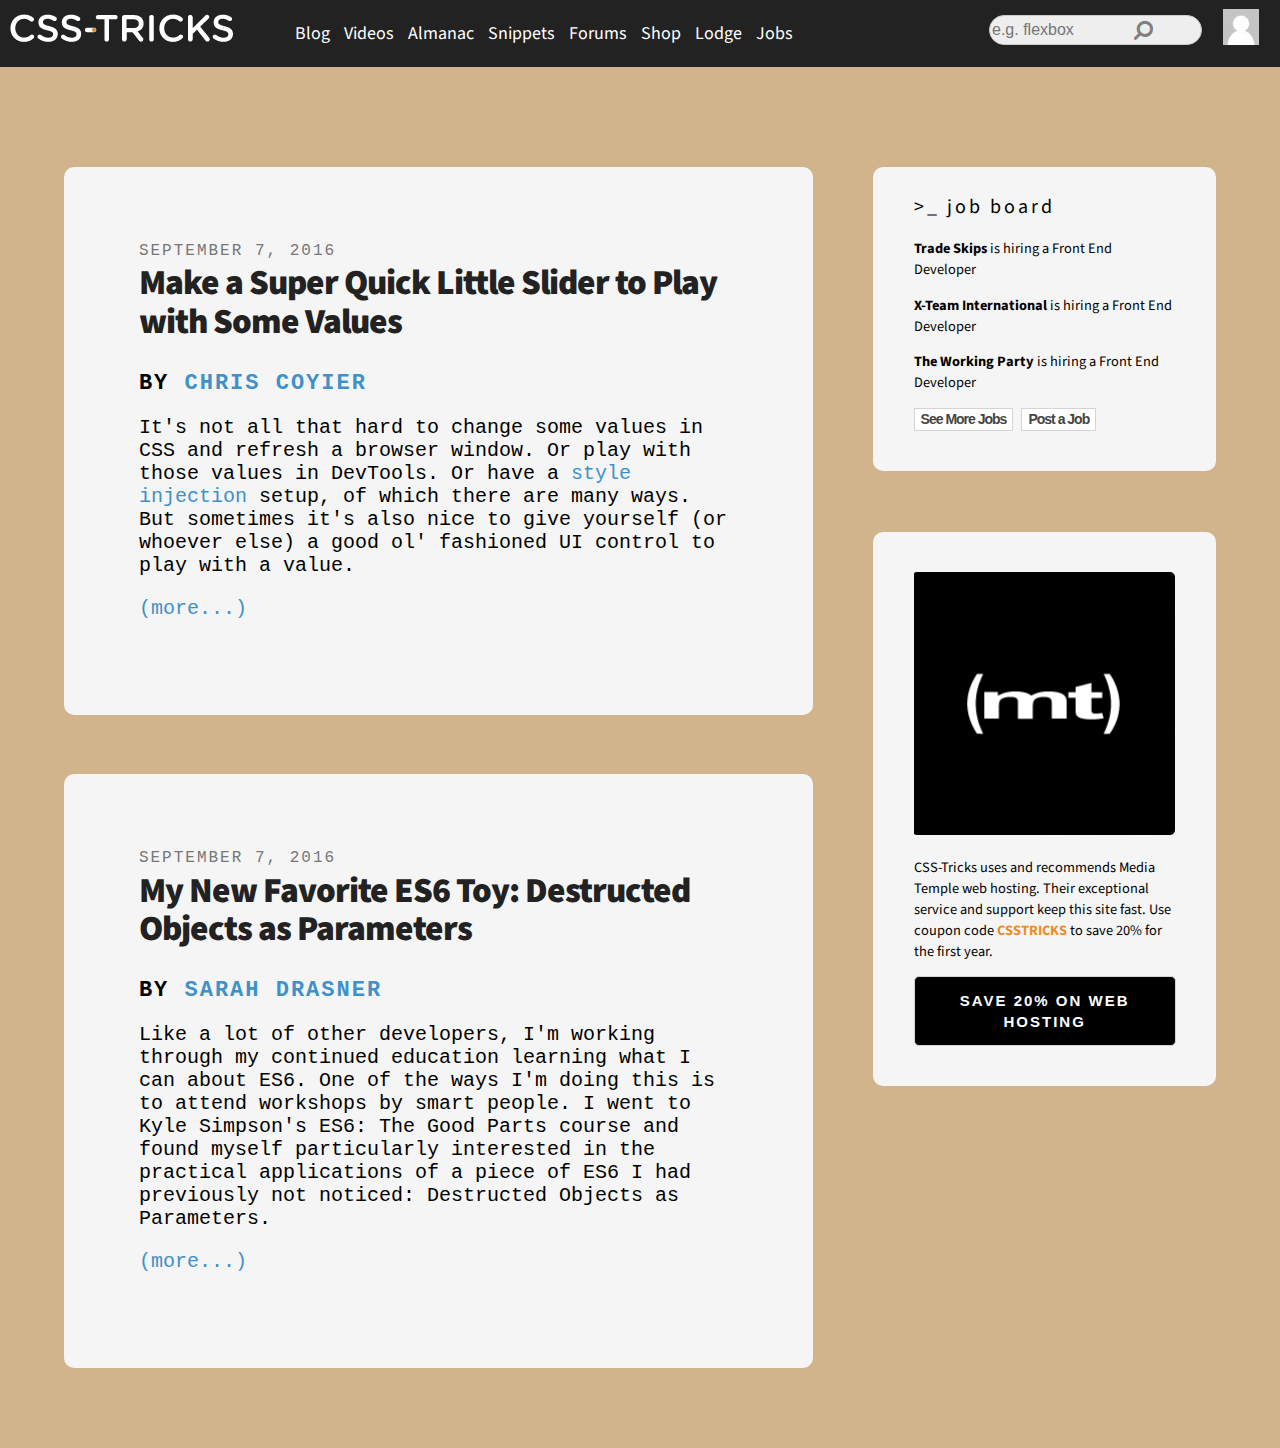
<file: index.html>
<!DOCTYPE html>
<html>
  <head>
    <meta charset="utf-8">
    <title>CSS-Tricks Mock-Up</title>
    <meta name="viewport" content="width=device-width, initial-scale=1">
    <link href="https://fonts.googleapis.com/css?family=Source+Sans+Pro:400,900" rel="stylesheet">
    <link rel="stylesheet" href="https://maxcdn.bootstrapcdn.com/font-awesome/4.6.3/css/font-awesome.min.css" media="screen" title="no title" charset="utf-8">
    <link rel="stylesheet" href="css/style.css" media="screen" title="no title" charset="utf-8">
  </head>
  <body>
    <div class="navbar cf">
        <div id="logo">
          <a href="#"><img src="images/css-tricks_logo.png" alt="CSS-Tricks Logo" /></a>
        </div>
        <div id="avatar">
          <a href="#"><img src="images/img1.png" alt="Avatar" /></a>
        </div>
        <div class="search-group">
          <i class="fa fa-search fa-flip-horizontal" aria-hidden="true"></i>
          <input id="search" type="search" name="search" value="" placeholder="e.g. flexbox">
        </div>
      <div class="menu cf">
        <ul>
          <a href="#"><li>Blog</li></a>
          <a href="#"><li>Videos</li></a>
          <a href="#"><li>Almanac</li></a>
          <a href="#"><li>Snippets</li></a>
          <a href="#"><li>Forums</li></a>
          <a href="#"><li>Shop</li></a>
          <a href="#"><li>Lodge</li></a>
          <a href="#"><li>Jobs</li></a>
        </ul>
      </div>
    </div>

    <!-- Page Wrapper - For Main Body -->
    <div class="page-wrap">

      <!-- Main Content -->
      <div class="main-column">
        <div class="article-card">
          <div class="date">
              September 7, 2016
          </div>
          <a href="#"><h2>Make a Super Quick Little Slider to Play with Some Values</h2></a>
          <span class="authored-by">By <a href="#">Chris Coyier</a></span>
          <p>
            It's not all that hard to change some values in CSS and refresh a browser window. Or play with those values in DevTools. Or have a <a href="#">style injection</a> setup, of which there are many ways.  But sometimes it's also nice to give yourself (or whoever else) a good ol' fashioned UI control to play with a value.
          </p>
          <p>
            <a href="#">(more...)</a>
          </p>
        </div>
        <div class="article-card">
          <div class="date">
              September 7, 2016
          </div>
          <a href="#"><h2>My New Favorite ES6 Toy: Destructed Objects as Parameters</h2></a>
          <span class="authored-by">By <a href="#">Sarah Drasner</a></span>
          <p>
            Like a lot of other developers, I'm working through my continued education learning what I can about ES6. One of the ways I'm doing this is to attend workshops by smart people.  I went to Kyle Simpson's ES6: The Good Parts course and found myself particularly interested in the practical applications of a piece of ES6 I had previously not noticed: Destructed Objects as Parameters.
          </p>
          <p>
            <a href="#">(more...)</a>
          </p>
        </div>

      </div>
      <!-- End Main Content -->

      <!-- Right Column -->
      <div class="right-column">
        <div class="side-card">
          <h4>&gt;_ Job Board</h4>
          <p>
            <a href="#"><strong>Trade Skips</strong> is hiring a Front End Developer</a>
          </p>
          <p>
            <a href="#"><strong>X-Team International</strong> is hiring a Front End Developer</a>
          </p>
          <p>
            <a href="#"><strong>The Working Party</strong> is hiring a Front End Developer</a>
          </p>
          <button type="button" name="more-jobs">See More Jobs</button>
          <button type="button" name="post-job">Post a Job</button>
        </div>
        <div class="side-card">
          <a href="#"><img src="images/img2.png" alt="Media Temple Logo" /></a>
          <p>
            CSS-Tricks uses and recommends Media Temple web hosting. Their exceptional service and support keep this site fast. Use coupon code <span>CSSTRICKS</span> to save 20% for the first year.
          </p>
          <button id="MT-coupon" type="button" name="MT-coupon">Save 20% on web hosting</button>
        </div>
      </div>
      <!-- End Right Column -->

      <div class="">

      </div>

    </div>
    <!-- End Page Wrapper -->

  </body>
</html>
</file>
<file: css/style.css>
* {
  box-sizing: border-box;
}

body {
  margin: 0;
  background-color: tan;
}

html {
  font-family: "Source Sans Pro", sans-serif;
}

/* For modern browsers */
.cf:before,
.cf:after {
    content:"";
    display:block;
}

.cf:after {
    clear:both;
}

#logo {
  float: left;
}

.navbar {
  width: 100%;
  background-color: #222;
}

.menu {
  float: left;
  margin: 0;
  padding: 0;
  height: 100%;
  font-size: 18px;
}

.menu ul {
  margin: 0;
}

.menu li {
  display: inline-block;
  color: white;
  padding: 21px 5px 21px 5px;
}

.menu li:hover {
  background-color: #D08323;
}

/*
Media Query:
If the screen width is at most 865px, apply the following CCS rules
*/

@media (max-width: 865px) {
  .main-column .article-card {
    font-size: 20px;
  }

  .menu {
    background-color: grey;
    float: none;
    font-size: 20px;
    text-align: center;
    height: 100%;
  }

  .article-card .authored-by {
    font-size: 18px;
  }

  .article-card .date {
    margin-bottom: -10px;
    font-size: 15px;
  }

  .right-column .side-card {
    font-size: 20px;
  }

  .menu ul {
    padding: 0;
  }

  .menu li {
    padding: 15px 5px 15px 5px;
  }

  #logo {
    float: none;
    text-align: center;
  }

  #avatar {
    position: absolute;
    top: 0;
    right: 0;
  }

  .right-column .side-card {
    margin: 7%;
  }
}

/*
Media Query:
If the screen width is at most 1035px, apply the following CCS rules
*/
@media (max-width: 1035px) {
  .search-group {
    display: none;
  }
}

.search-group {
  position: relative;
  float: right;
}

.search-group .fa-search {
  color: grey;
  position: absolute;
  font-size: 1.3em;
  top: 20px;
  left: 145px;
}

#search {
  background: #EEE;
  border: 1px solid #CCC;
  border-radius: 50px;
  box-shadow: none;
  margin-top: 15px;
  font-size: 100%;
  max-width: 242px;
  height: 30px;
}

#avatar {
  float: right;
  margin: 0 10px 0 5px;
}

.page-wrap {
  margin: 100px 5% 100px 5%;
}

/*
Media Query:
If the screen width is at most 700px, apply the following CCS rules
*/
@media (max-width: 700px) {
  .page-wrap {
    margin: 100px 5% 100px 5%;
  }

  .page-wrap .main-column {
    float: none;
    width: 85%;
    margin: auto;
  }

  .page-wrap .right-column {
    float: none;
    width: 85%;
    margin: auto;
  }

  #avatar img {
    height: 30px;
    width: 30px;
    margin-top: 50%;
  }
}

.main-column {
  float: left;
  width: 65%;
}

.date {
  text-transform: uppercase;
  font-size: 0.8em;
  letter-spacing: 2px;
  display: block;
  color: #777;
  margin-bottom: -25px;
}

.article-card {
  background-color: #F5F5F5;
  border-radius: 10px;
  padding: 10%;
  font-family: monospace;
  font-size: 20px;
  margin-bottom: 8%;
}

.right-column {
  float: right;
  width: 35%;
}

.side-card {
  font-size: 0.9em;
  background-color: #F5F5F5;
  border-radius: 10px;
  padding: 10%;
  margin: 0 0 15% 15%;
}

.side-card > h4 {
  font-size: 20px;
  letter-spacing: 3px;
  text-transform: lowercase;
  margin: 0 0 30px 0;
  font-weight: normal;;
  padding: 0;
  line-height: 1.1px;
}

.side-card a {
  color: black;
}

.side-card img {
  height: 100%;
  width: 100%;
}

.side-card span {
  color: #EE8C25;
  font-weight: bold;
}

#MT-coupon {
  height: 100%;
  width: 100%;
  background-color: black;
  color: white;
  text-transform: uppercase;
  text-align: center;
  letter-spacing: 2px;
  padding: 13px;
  border-radius: 5px;
  font-size: 15px;
}

button {
  margin: 0 5px 0 0;
  border: 1px solid #D4D4D4;
  background-color: white;
  font-size: 14px;
  font-weight: bold;
  letter-spacing: -1px;
  color: #444;
  line-height: 1.4em;
}

button:hover {
  background-color: #E5E5E4;
}

h2 {
  color: #222;
  font-family: "Source Sans Pro", sans-serif;
  font-weight: 900;
  line-height: 1.1;
  font-size: 2.2rem;
  letter-spacing: -1px;
}

.authored-by {
  text-transform: uppercase;
  font-size: 1.1em;
  letter-spacing: 2px;
  font-weight: bold;
}

a {
  text-decoration: none;
}

.authored-by a {
  color: #3F91C9;
}

p a {
  color: #3F91C9;
}

/*
Media Query:
If the screen width is at most 415px, apply the following CCS rules
*/
@media (max-width: 415px) {
  h2 {
    font-size: 25px;
  }

  .page-wrap {
    margin: 10px 0 10px 0;
  }

  .page-wrap .main-column,
  .page-wrap .right-column {
    width: 95%;
  }

  .page-wrap .right-column {
    margin-top: 30px;
  }

  .article-card {
    padding: 15px;
    font-size: 20px;
    margin-bottom: 5px;
  }

  .right-column .side-card {
    padding: 15px;
    margin: 10px 0;
  }
}
</file>
